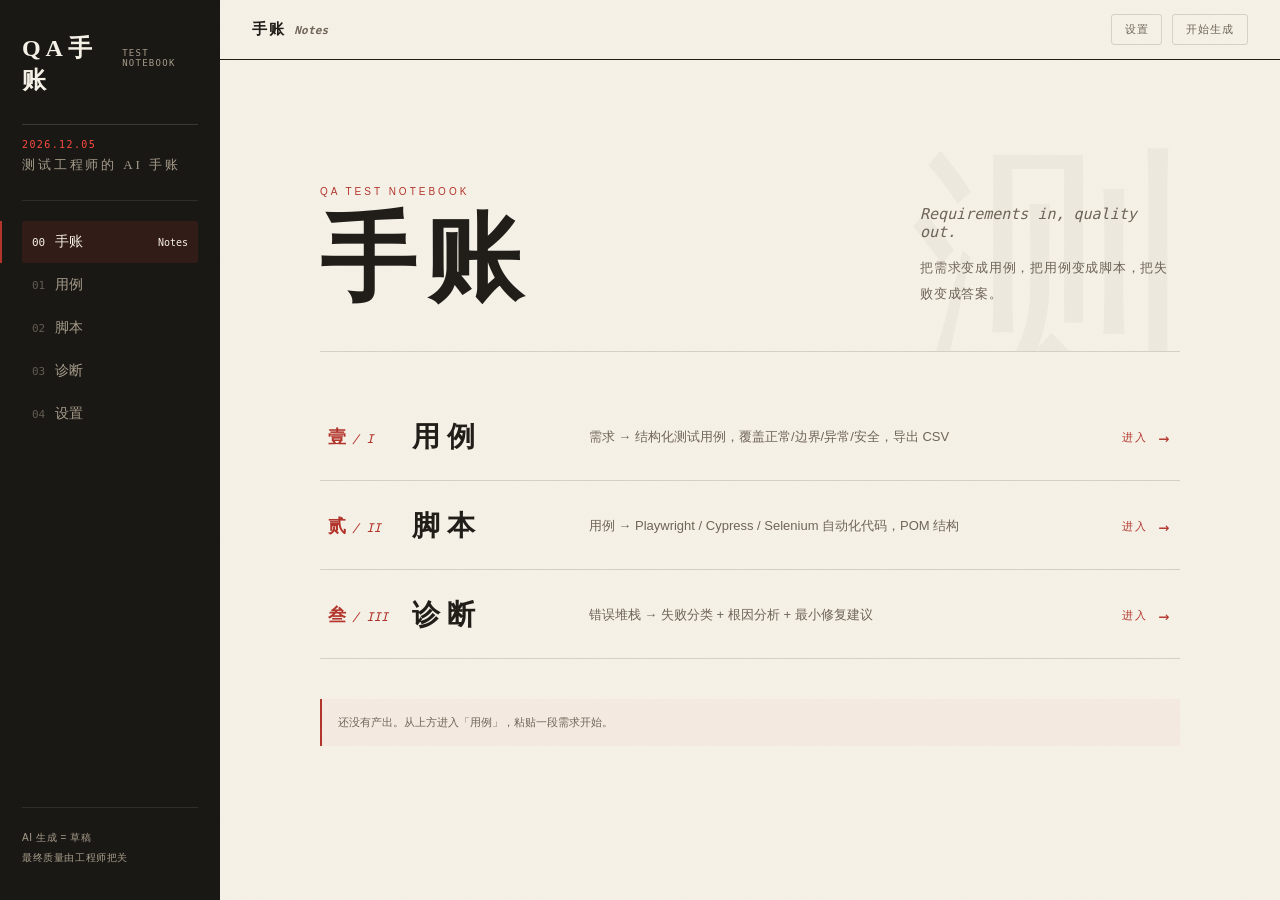
<file: index.html>
<!DOCTYPE html>
<html lang="zh-CN">
<head>
<meta charset="UTF-8">
<meta name="viewport" content="width=device-width, initial-scale=1.0">
<title>工作台 · QA Copilot</title>
<link rel="icon" href="data:image/svg+xml,%3Csvg xmlns='http://www.w3.org/2000/svg' viewBox='0 0 64 64'%3E%3Crect width='64' height='64' rx='8' fill='%230d9668'/%3E%3Ctext x='32' y='42' font-size='24' text-anchor='middle' fill='%230e1411' font-family='monospace' font-weight='bold'%3EQA%3C/text%3E%3C/svg%3E">
<link rel="stylesheet" href="assets/qa.css">
</head>
<body>
<script src="assets/qa-core.js"></script>
<script src="assets/shell.js"></script>
<script src="assets/page-workbench.js"></script>
</body>
</html>
</file>
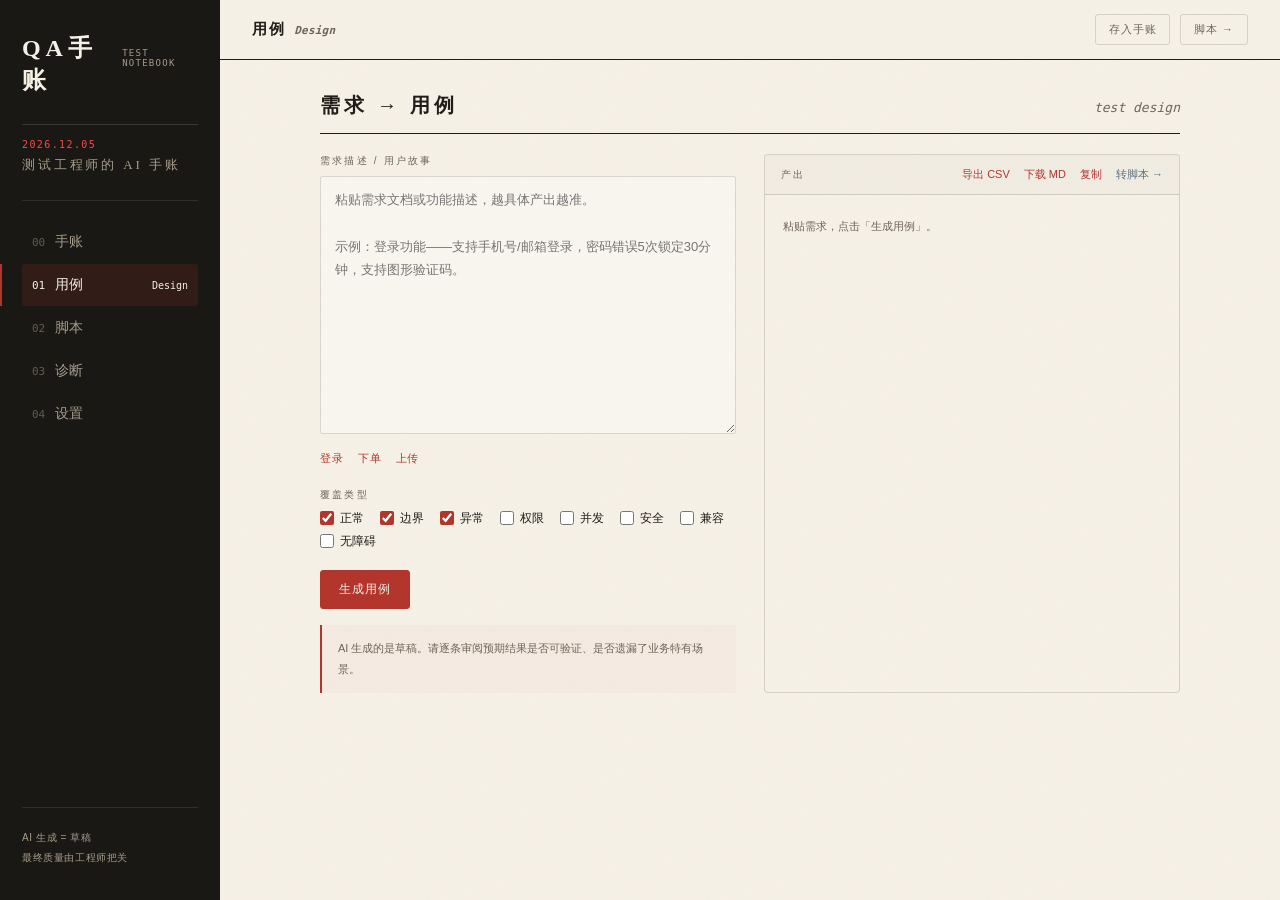
<file: cases.html>
<!DOCTYPE html>
<html lang="zh-CN">
<head>
<meta charset="UTF-8">
<meta name="viewport" content="width=device-width, initial-scale=1.0">
<title>用例生成 · QA Copilot</title>
<link rel="icon" href="data:image/svg+xml,%3Csvg xmlns='http://www.w3.org/2000/svg' viewBox='0 0 64 64'%3E%3Crect width='64' height='64' rx='8' fill='%230d9668'/%3E%3Ctext x='32' y='42' font-size='24' text-anchor='middle' fill='%230e1411' font-family='monospace' font-weight='bold'%3ETC%3C/text%3E%3C/svg%3E">
<link rel="stylesheet" href="assets/qa.css">
</head>
<body>
<script src="assets/qa-core.js"></script>
<script src="assets/shell.js"></script>
<script src="assets/page-cases.js"></script>
</body>
</html>
</file>
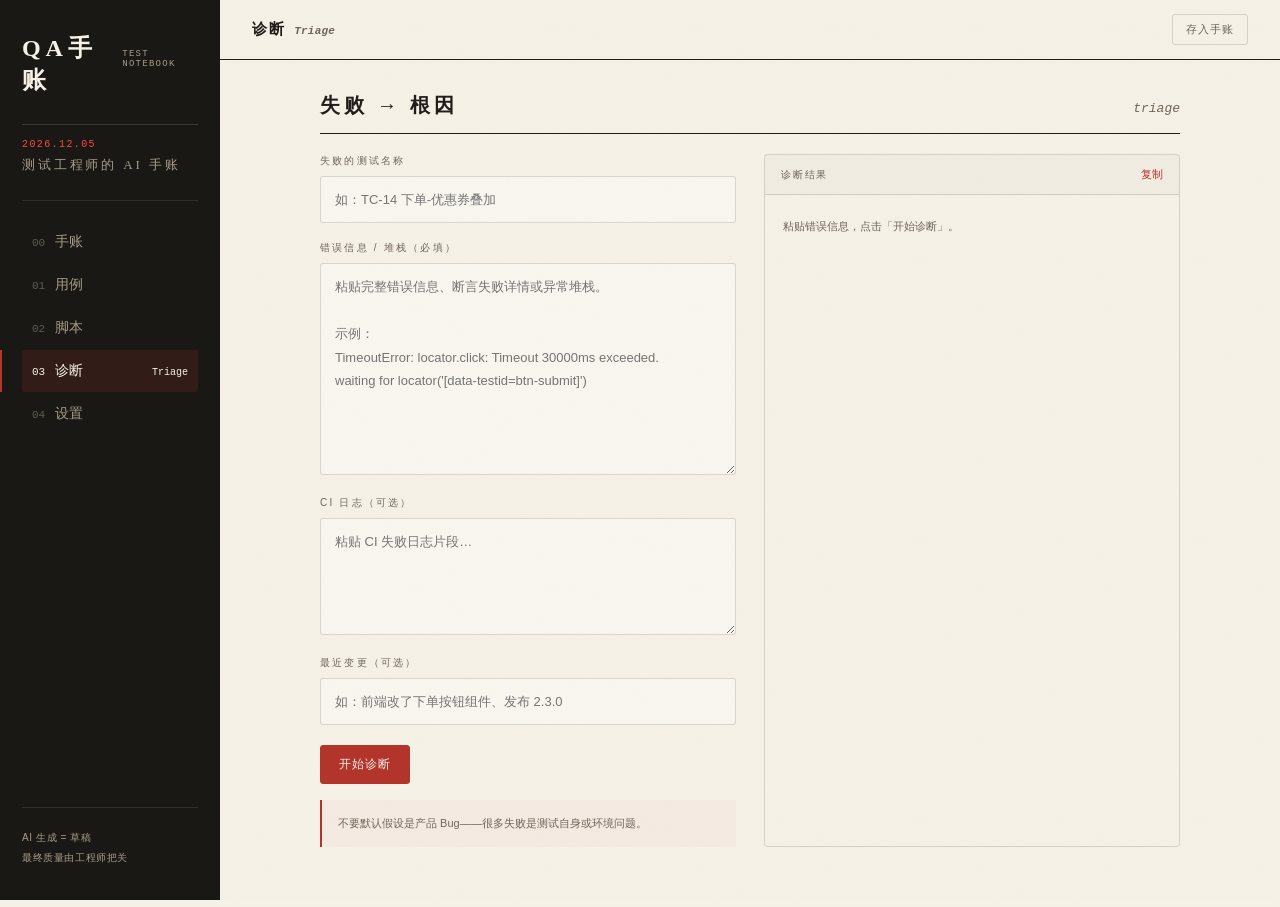
<file: diagnose.html>
<!DOCTYPE html>
<html lang="zh-CN">
<head>
<meta charset="UTF-8">
<meta name="viewport" content="width=device-width, initial-scale=1.0">
<title>失败诊断 · QA Copilot</title>
<link rel="icon" href="data:image/svg+xml,%3Csvg xmlns='http://www.w3.org/2000/svg' viewBox='0 0 64 64'%3E%3Crect width='64' height='64' rx='8' fill='%230d9668'/%3E%3Ctext x='32' y='42' font-size='24' text-anchor='middle' fill='%230e1411' font-family='monospace' font-weight='bold'%3EDX%3C/text%3E%3C/svg%3E">
<link rel="stylesheet" href="assets/qa.css">
</head>
<body>
<script src="assets/qa-core.js"></script>
<script src="assets/shell.js"></script>
<script src="assets/page-diagnose.js"></script>
</body>
</html>
</file>
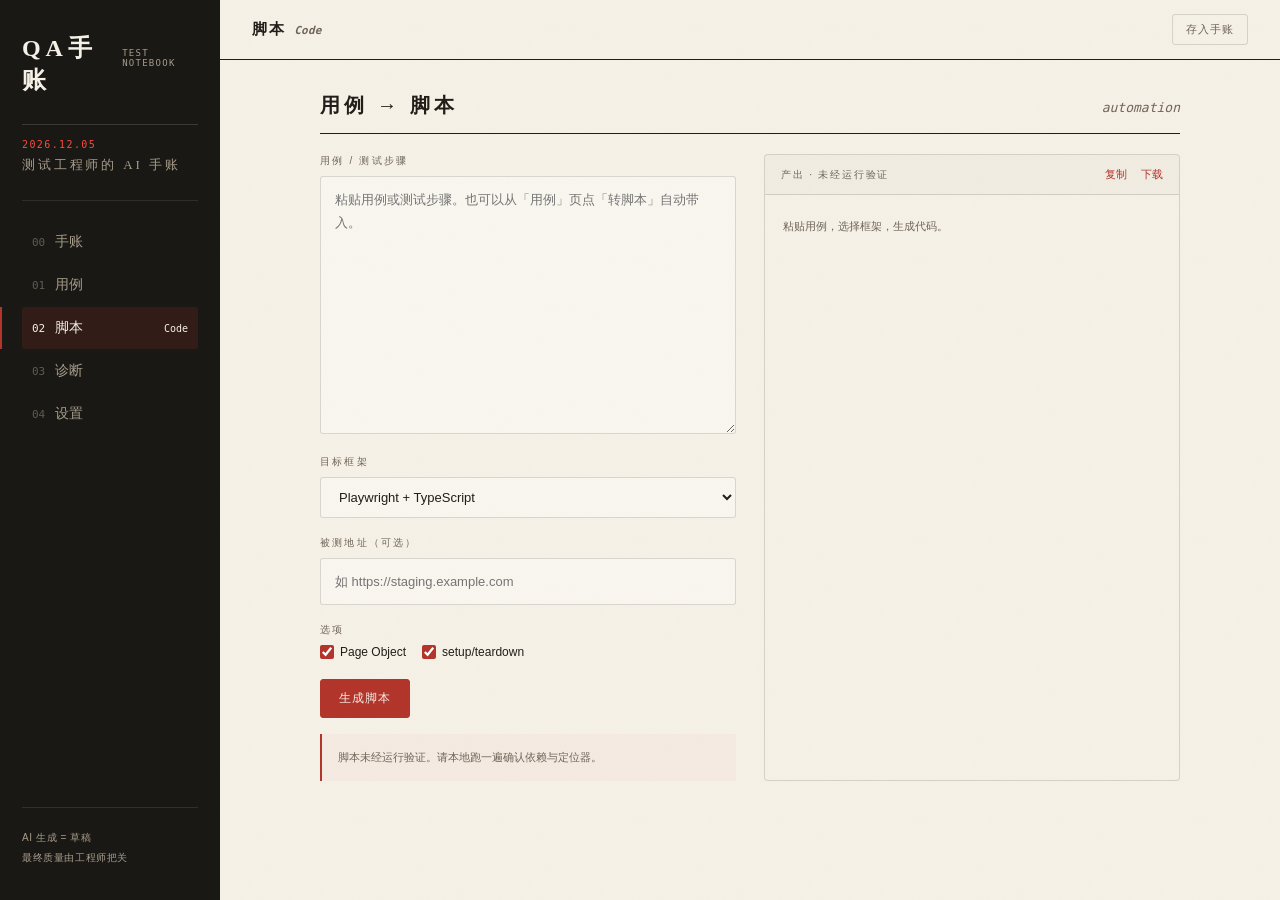
<file: scripts.html>
<!DOCTYPE html>
<html lang="zh-CN">
<head>
<meta charset="UTF-8">
<meta name="viewport" content="width=device-width, initial-scale=1.0">
<title>脚本生成 · QA Copilot</title>
<link rel="icon" href="data:image/svg+xml,%3Csvg xmlns='http://www.w3.org/2000/svg' viewBox='0 0 64 64'%3E%3Crect width='64' height='64' rx='8' fill='%230d9668'/%3E%3Ctext x='32' y='42' font-size='24' text-anchor='middle' fill='%230e1411' font-family='monospace' font-weight='bold'%3EAS%3C/text%3E%3C/svg%3E">
<link rel="stylesheet" href="assets/qa.css">
</head>
<body>
<script src="assets/qa-core.js"></script>
<script src="assets/shell.js"></script>
<script src="assets/page-scripts.js"></script>
</body>
</html>
</file>
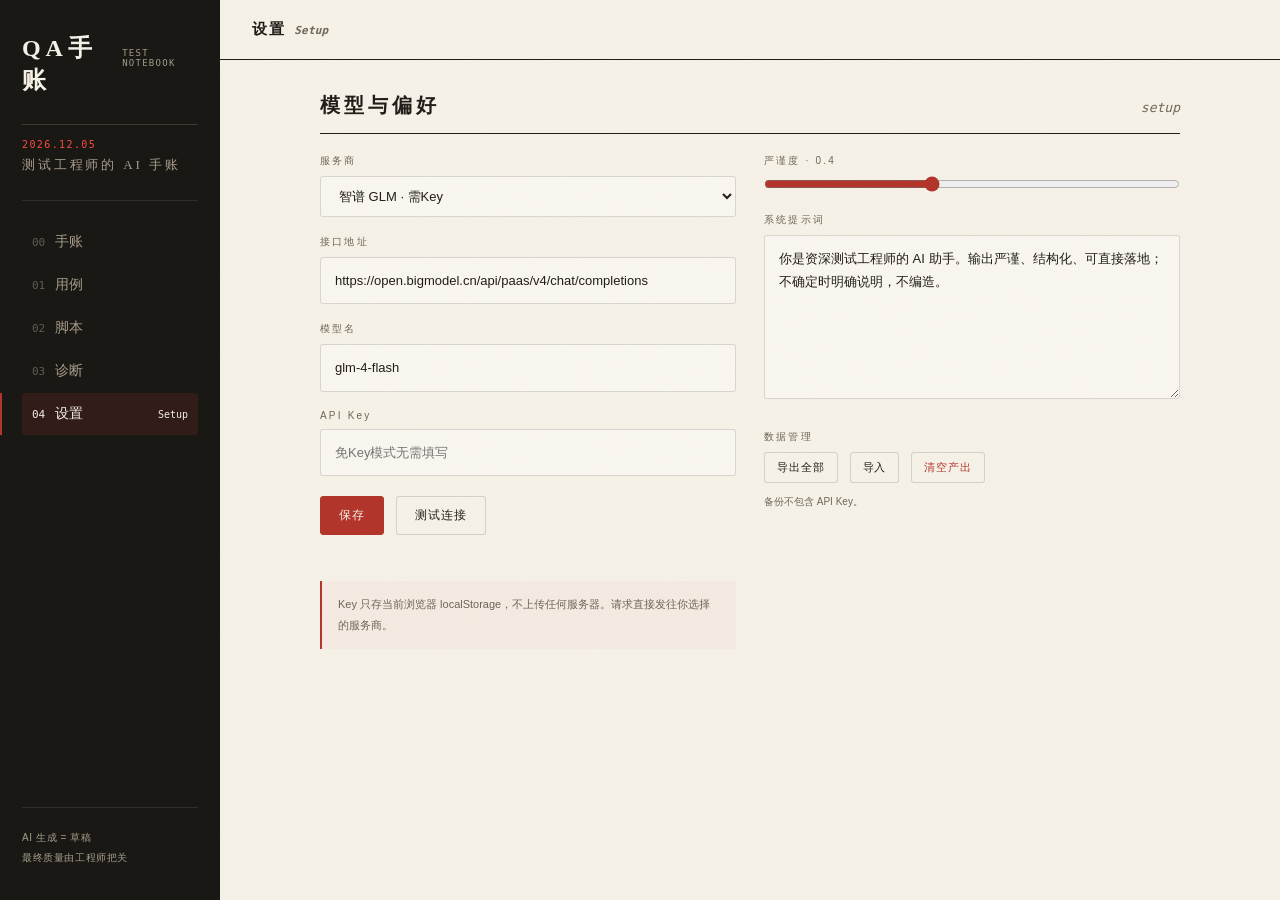
<file: settings.html>
<!DOCTYPE html>
<html lang="zh-CN">
<head>
<meta charset="UTF-8">
<meta name="viewport" content="width=device-width, initial-scale=1.0">
<title>设置 · QA Copilot</title>
<link rel="icon" href="data:image/svg+xml,%3Csvg xmlns='http://www.w3.org/2000/svg' viewBox='0 0 64 64'%3E%3Crect width='64' height='64' rx='8' fill='%230d9668'/%3E%3Ctext x='32' y='42' font-size='24' text-anchor='middle' fill='%230e1411' font-family='monospace' font-weight='bold'%3ES%3C/text%3E%3C/svg%3E">
<link rel="stylesheet" href="assets/qa.css">
</head>
<body>
<script src="assets/qa-core.js"></script>
<script src="assets/shell.js"></script>
<script src="assets/page-settings.js"></script>
</body>
</html>
</file>
<file: assets/qa.css>
:root{--paper:#f6f1e7;--paper-2:#eee8d8;--ink:#211d19;--soft:#6f6558;--seal:#b3352c;--line:rgba(33,29,25,.15);--side:#1a1815;--side-soft:#a69c8a;--green:#56705a;--amber:#9a7d3a;--blue:#5a6f82;--cn:"Noto Serif SC","Songti SC",serif;--sans:-apple-system,"PingFang SC","Microsoft YaHei",sans-serif;--mono:ui-monospace,SFMono-Regular,Consolas,monospace}*{margin:0;padding:0;box-sizing:border-box}[hidden]{display:none!important}button,input,textarea,select{font:inherit}button{cursor:pointer}body{background:var(--paper);color:var(--ink);font-family:var(--sans);min-height:100vh;font-size:14px}a{color:inherit}::selection{background:rgba(179,53,44,.2)}body::before{content:"";position:fixed;inset:0;pointer-events:none;z-index:50;opacity:.4;mix-blend-mode:multiply;background-image:url("data:image/svg+xml,%3Csvg xmlns='http://www.w3.org/2000/svg' width='140' height='140'%3E%3Cfilter id='n'%3E%3CfeTurbulence type='fractalNoise' baseFrequency='0.9' numOctaves='2'/%3E%3CfeColorMatrix values='0 0 0 0 0.55 0 0 0 0 0.52 0 0 0 0 0.45 0 0 0 0.05 0'/%3E%3C/filter%3E%3Crect width='140' height='140' filter='url(%23n)'/%3E%3C/svg%3E")}
/* ── 侧边导航 ── */
.side{position:fixed;inset:0 auto 0 0;width:220px;background:var(--side);color:#e8e0d0;padding:32px 22px;display:flex;flex-direction:column;z-index:20}.side-brand{display:flex;align-items:baseline;gap:10px;text-decoration:none;color:inherit}.side-brand strong{font-family:var(--cn);font-size:24px;font-weight:900;letter-spacing:.2em;color:#f6f1e7}.side-brand span{font-family:var(--mono);font-size:9px;letter-spacing:.14em;color:var(--side-soft)}.side-edition{margin:28px 0 20px;padding:14px 0 18px;border-top:1px solid rgba(246,241,231,.15);border-bottom:1px solid rgba(246,241,231,.1)}.side-edition .no{display:block;font-family:var(--mono);font-size:10px;letter-spacing:.14em;color:var(--seal);filter:brightness(1.4)}.side-edition .label{display:block;margin-top:6px;font-family:var(--cn);font-size:13px;color:var(--side-soft)}.side-nav{display:flex;flex-direction:column;gap:1px}.side-nav a{position:relative;display:grid;grid-template-columns:auto 1fr auto;align-items:baseline;gap:10px;padding:12px 10px;color:var(--side-soft);text-decoration:none;font-size:14px;border-radius:3px;transition:all .15s}.side-nav a i{font-family:var(--mono);font-style:normal;font-size:11px;opacity:.5}.side-nav a b{font-family:var(--mono);font-size:10px;font-weight:400;opacity:0;transition:opacity .15s}.side-nav a:hover{background:rgba(246,241,231,.05);color:#f6f1e7}.side-nav a.on{background:rgba(179,53,44,.15);color:#f6f1e7}.side-nav a.on::before{content:"";position:absolute;left:-22px;top:0;bottom:0;width:2px;background:var(--seal)}.side-nav a.on i,.side-nav a.on b{opacity:1}.side-foot{margin-top:auto;padding-top:20px;border-top:1px solid rgba(246,241,231,.1);font-size:10px;line-height:2;color:var(--side-soft);letter-spacing:.06em}
/* ── 工作区 ── */
.ws{margin-left:220px;min-height:100vh;display:flex;flex-direction:column}.ws-top{height:60px;display:flex;align-items:center;justify-content:space-between;gap:16px;padding:0 32px;border-bottom:1px solid var(--ink);background:rgba(246,241,231,.9);backdrop-filter:blur(10px);position:sticky;top:0;z-index:10}.ws-title{font-family:var(--cn);font-size:15px;font-weight:600;letter-spacing:.14em}.ws-title em{font-family:var(--mono);font-style:italic;font-size:11px;color:var(--soft);margin-left:8px;letter-spacing:.02em}.ws-actions{display:flex;gap:10px;align-items:center}.ws-actions button,.ws-actions a{border:1px solid var(--line);background:transparent;color:var(--soft);font-size:11px;letter-spacing:.08em;padding:7px 13px;text-decoration:none;border-radius:3px;transition:all .15s}.ws-actions button:hover,.ws-actions a:hover{color:var(--seal);border-color:var(--seal)}.main{flex:1;width:min(860px,94%);margin:0 auto;padding:32px 0 60px}
/* ── 通用控件 ── */
.btn{display:inline-flex;align-items:center;gap:7px;border:1px solid var(--line);background:var(--paper);color:var(--ink);padding:10px 18px;font-size:12px;letter-spacing:.08em;border-radius:3px;text-decoration:none;transition:all .15s}.btn:hover{border-color:var(--ink)}.btn.primary{background:var(--seal);border-color:var(--seal);color:var(--paper)}.btn.primary:hover{background:#9e2d24;border-color:#9e2d24;color:var(--paper)}.btn.primary:disabled{background:var(--line);border-color:var(--line);color:var(--soft);cursor:not-allowed}.btn.sm{padding:7px 12px;font-size:11px}.text-btn{border:0;background:none;color:var(--seal);font-size:11px;letter-spacing:.08em;padding:4px 0}.text-btn:hover{text-decoration:underline;text-underline-offset:4px}.text-btn:disabled{opacity:.35;cursor:not-allowed}.label{display:block;margin:18px 0 8px;font-size:10px;letter-spacing:.22em;color:var(--soft)}.label:first-child{margin-top:0}.input,select,textarea{width:100%;border:1px solid var(--line);background:rgba(255,255,255,.35);color:var(--ink);padding:11px 14px;outline:none;border-radius:3px;font-size:13px;line-height:1.8}textarea{resize:vertical;font-family:var(--sans)}.input:focus,select:focus,textarea:focus{border-color:var(--seal);box-shadow:0 0 0 3px rgba(179,53,44,.06)}input[type=range]{width:100%;accent-color:var(--seal)}input[type=checkbox]{accent-color:var(--seal);width:14px;height:14px}.check-row{display:flex;flex-wrap:wrap;gap:6px 16px}.check-row label{display:inline-flex;align-items:center;gap:6px;font-size:12px;cursor:pointer;margin:0}.muted{color:var(--soft);font-size:11px;line-height:1.8}.tiny{font-size:10px;color:var(--soft);line-height:1.8}
/* ── 首页封面 ── */
.cover{position:relative;display:grid;grid-template-columns:1fr 260px;align-items:end;gap:44px;min-height:260px;padding:50px 0 44px;border-bottom:1px solid var(--line);overflow:hidden}.cover-vol{margin-bottom:14px;font-size:10px;letter-spacing:.3em;color:var(--seal)}.cover-title{font-family:var(--cn);font-size:clamp(64px,8vw,96px);font-weight:900;line-height:1;letter-spacing:.1em}.cover-en{font-family:var(--mono);font-style:italic;font-size:15px;color:var(--soft)}.cover-poem{margin-top:14px;font-size:13px;line-height:2;letter-spacing:.06em;color:var(--soft)}.cover-wm{position:absolute;right:-10px;bottom:-70px;font-family:var(--cn);font-size:280px;line-height:1;color:rgba(33,29,25,.04);pointer-events:none;user-select:none}.chapter-list{margin-top:40px}.chapter{position:relative;display:grid;grid-template-columns:60px minmax(120px,.3fr) 1fr auto;align-items:center;gap:24px;padding:26px 8px 24px;border-bottom:1px solid var(--line);color:inherit;text-decoration:none;transition:background .2s,padding .2s}.chapter .num{display:flex;align-items:baseline;gap:6px;color:var(--seal);font-size:18px;font-weight:600;white-space:nowrap}.chapter .num i{font-family:var(--mono);font-size:12px;font-weight:400;font-style:italic}.chapter h3{font-size:clamp(22px,2.6vw,28px);font-weight:600;letter-spacing:.24em}.chapter p{font-size:13px;line-height:1.8;color:var(--soft)}.chapter .go{display:flex;align-items:center;gap:10px;color:var(--seal);font-size:11px;letter-spacing:.22em;white-space:nowrap}.chapter .go::after{content:"→";font-family:var(--mono);font-size:18px;transition:transform .25s}a.chapter:hover{background:rgba(33,29,25,.025);padding-left:20px}a.chapter:hover .go::after{transform:translateX(5px)}a.chapter:hover h3{color:var(--seal)}.chapter.pending{cursor:default}.chapter.pending .num{color:var(--soft);opacity:.6}.chapter.pending h3{color:rgba(33,29,25,.35)}.chapter.pending p{opacity:.65}.chapter.pending .go{color:var(--soft);opacity:.7}
/* ── 工具页 ── */
.tool-head{display:flex;align-items:baseline;justify-content:space-between;gap:16px;margin-bottom:20px;padding-bottom:14px;border-bottom:1px solid var(--ink)}.tool-head h2{font-family:var(--cn);font-size:20px;font-weight:600;letter-spacing:.2em}.tool-head span{font-family:var(--mono);font-style:italic;font-size:13px;color:var(--soft)}.split{display:grid;grid-template-columns:1fr 1fr;gap:28px}.output-panel{border:1px solid var(--line);background:var(--paper);border-radius:4px;overflow:hidden;display:flex;flex-direction:column;min-height:320px}.output-head{display:flex;align-items:center;justify-content:space-between;gap:12px;padding:10px 16px;border-bottom:1px solid var(--line);background:rgba(33,29,25,.02)}.output-head span{font-size:10px;letter-spacing:.18em;color:var(--soft)}.output-actions{display:flex;gap:14px}.output-actions button{border:0;background:none;color:var(--seal);font-size:11px;padding:2px 0}.output-actions button:hover{text-decoration:underline;text-underline-offset:3px}.output-body{flex:1;padding:18px;font-size:13px;line-height:2;overflow-y:auto;max-height:640px}
/* ── Markdown 渲染 ── */
.output-body h2{font-family:var(--cn);font-size:18px;font-weight:600;margin:1.4em 0 .6em;padding-bottom:8px;border-bottom:1px solid var(--line)}.output-body h3{font-family:var(--cn);font-size:16px;font-weight:600;margin:1.2em 0 .5em;color:var(--seal)}.output-body h4{font-family:var(--cn);font-size:14px;font-weight:600;margin:1em 0 .4em}.output-body ul{padding-left:20px;margin:.5em 0}.output-body li{margin:.3em 0}.output-body p{margin:.7em 0}.output-body code{font-family:var(--mono);font-size:.9em;background:rgba(33,29,25,.06);padding:2px 5px;border-radius:2px}.output-body table{width:100%;border-collapse:collapse;margin:12px 0;font-size:12px;line-height:1.7}.output-body th{background:rgba(33,29,25,.04);font-weight:600;text-align:left;padding:8px 10px;border:1px solid var(--line);font-family:var(--cn)}.output-body td{padding:8px 10px;border:1px solid var(--line);vertical-align:top}.output-body td:first-child{font-family:var(--mono);font-size:11px;white-space:nowrap}.output-body pre{font-family:var(--mono);font-size:12px;line-height:1.8;background:#1a1815;color:#d5cec0;border-radius:4px;padding:16px;overflow-x:auto;margin:12px 0;white-space:pre}.output-body pre code{font-family:inherit;color:inherit;background:none;padding:0}.stream-caret{display:inline-block;width:7px;height:14px;vertical-align:-2px;background:var(--seal);animation:blink .7s infinite}@keyframes blink{50%{opacity:.1}}
/* ── 工作台产出卡片 ── */
.stat-row{display:grid;grid-template-columns:repeat(3,1fr);gap:12px;margin-bottom:28px}.stat{padding:16px;border-top:1px solid var(--ink);border-bottom:1px solid var(--line)}.stat small{display:block;font-size:10px;letter-spacing:.2em;color:var(--soft)}.stat strong{display:block;margin-top:8px;font-family:var(--mono);font-size:34px;font-weight:500;color:var(--seal)}.toolbar{display:flex;gap:12px;margin-bottom:18px;flex-wrap:wrap}.toolbar input{flex:1;min-width:200px}.toolbar select{width:auto}.art-list{display:flex;flex-direction:column;gap:0}.art{padding:20px 8px;border-bottom:1px solid var(--line)}.art-head{display:flex;align-items:center;gap:12px}.art-type{font-family:var(--mono);font-size:10px;padding:2px 8px;border-radius:2px;letter-spacing:.1em;white-space:nowrap}.art-type.cases{background:rgba(179,53,44,.08);color:var(--seal)}.art-type.script{background:rgba(90,111,130,.1);color:var(--blue)}.art-type.diagnosis{background:rgba(154,125,58,.1);color:var(--amber)}.art-title{flex:1;font-family:var(--cn);font-size:15px;font-weight:600;overflow:hidden;text-overflow:ellipsis;white-space:nowrap}.art-date{font-family:var(--mono);font-size:10px;color:var(--soft);white-space:nowrap}.art-actions{display:flex;gap:14px}.art-actions button{border:0;background:none;color:var(--soft);font-size:10px;padding:0}.art-actions button:hover{color:var(--seal)}.art-preview{margin-top:8px;font-family:var(--mono);font-size:11px;color:var(--soft);white-space:pre-wrap;overflow-wrap:anywhere;max-height:48px;overflow:hidden}.art-detail{margin-top:12px;padding:14px;border:1px solid var(--line);background:var(--paper);border-radius:3px;max-height:480px;overflow-y:auto;font-size:13px;line-height:1.9}
/* ── 提示与状态 ── */
.gentle-hint{margin-top:16px;padding:13px 16px;border-left:2px solid var(--seal);background:rgba(179,53,44,.03);font-size:11px;line-height:1.9;color:var(--soft)}.qa-toast{position:fixed;left:50%;bottom:26px;z-index:100;transform:translate(-50%,12px);opacity:0;background:var(--side);color:var(--paper);padding:10px 20px;border-radius:3px;font-size:12px;transition:all .25s;box-shadow:0 8px 28px rgba(26,24,21,.3)}.qa-toast.show{transform:translate(-50%,0);opacity:1}.loading{padding:48px 0;text-align:center;color:var(--soft);font-size:12px;letter-spacing:.16em}.empty{padding:40px 0;text-align:center;color:var(--soft);font-size:12px;letter-spacing:.2em}.fade{animation:fade .35s ease}@keyframes fade{from{opacity:0;transform:translateY(6px)}to{opacity:1;transform:none}}
/* ── 响应式 ── */
@media(max-width:860px){.side{position:relative;width:100%;height:auto;padding:20px 5vw 0;display:block}.side-edition,.side-foot{display:none}.side-nav{flex-direction:row;overflow-x:auto;margin-top:16px;scrollbar-width:none}.side-nav::-webkit-scrollbar{display:none}.side-nav a{flex:0 0 auto;display:flex;gap:5px;padding:10px 14px}.side-nav a.on::before{display:none}.ws{margin-left:0}.ws-top{height:52px;padding:0 5vw}.main{width:92%;padding-top:24px}.cover{grid-template-columns:1fr;gap:20px;min-height:0;padding:36px 0}.cover-wm{font-size:200px;bottom:-36px}.split{grid-template-columns:1fr}.stat-row{grid-template-columns:1fr}.stat{display:flex;align-items:baseline;justify-content:space-between}.stat strong{margin-top:0}.chapter{grid-template-columns:44px 1fr auto;gap:12px}.chapter p{grid-column:2/4;margin-top:6px}.chapter .go::after{display:none}.toolbar{flex-direction:column;align-items:stretch}}
@media(prefers-reduced-motion:reduce){*{animation:none!important;transition:none!important}}
</file>
